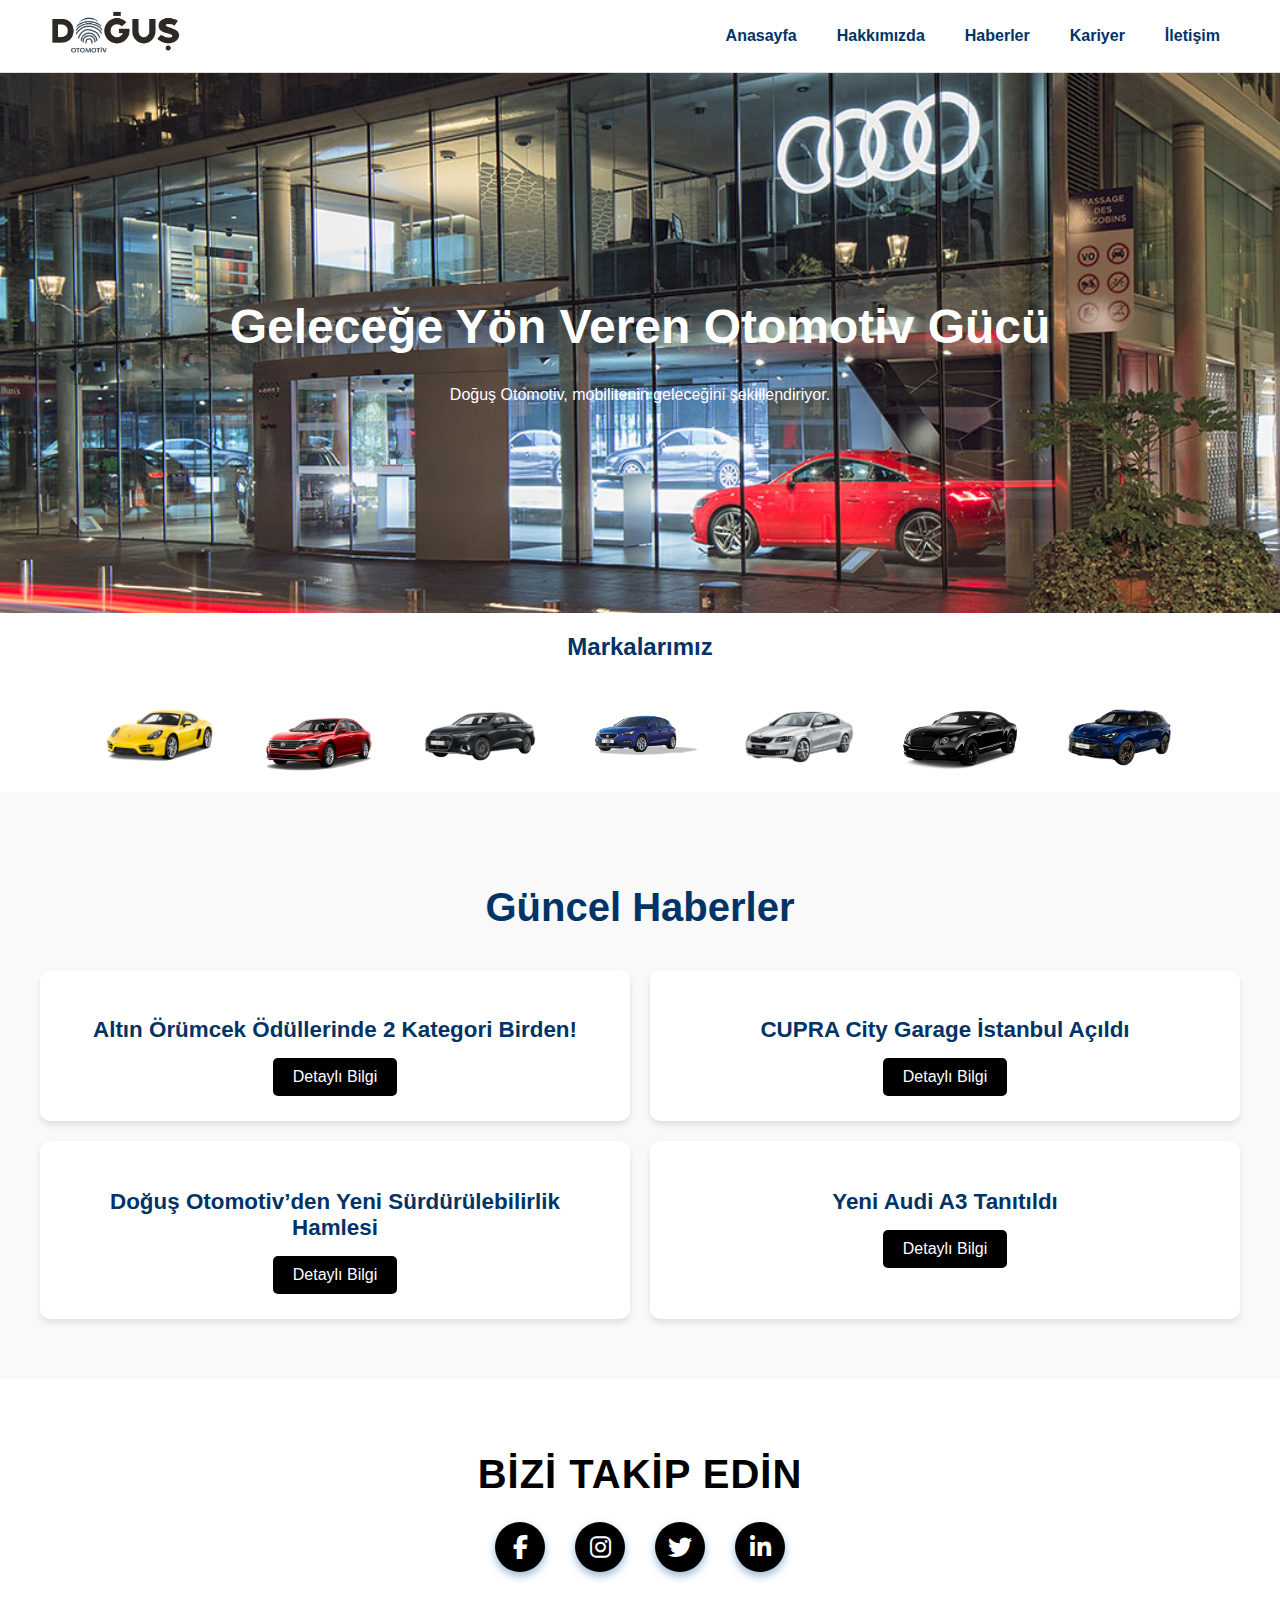
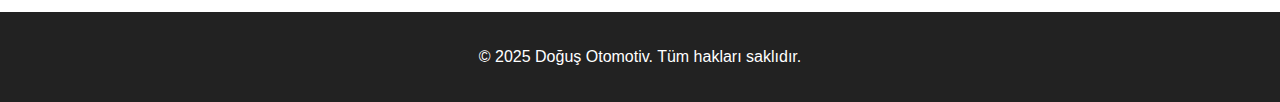
<file: index.html>
<!DOCTYPE html>
<html lang="tr"> <!-- Türkçe içerik olduğunu belirtir -->
<head>
  <meta charset="UTF-8" /> <!-- Türkçe karakter uyumluluğu sağlar -->
  <meta name="viewport" content="width=device-width, initial-scale=1.0"/> <!-- Responsive tasarım için -->
  <title>Doğuş Otomotiv</title> <!-- Sekmede gözüken başlık -->
  <link rel="stylesheet" href="styles.css" /> <!-- CSS dosyasını bağlar -->
  <link rel="stylesheet" href="https://cdnjs.cloudflare.com/ajax/libs/font-awesome/6.4.0/css/all.min.css" /> <!-- logo için-->
<link rel="shortcut icon" href="img/d logo.png" type="image/png" />
</head>

<body>

  <!-- ÜST MENÜ (Header) -->
<header>
  <div class="container">
    <nav class="nav-header">
      <div class="hamburger" id="hamburger">
        <div></div>
        <div></div>
        <div></div>
      </div>

            <a href="index.html">
        <img src="img/logo.png" alt="Doğuş Otomotiv" class="logo" />
      </a>
    </nav>

    <ul class="nav-links" id="nav-links">
      <li><a href="index.html">Anasayfa</a></li>
      <li><a href="hakkımızda.html">Hakkımızda</a></li>
      <li><a href="haberler.html">Haberler</a></li>
      <li><a href="kariyer.html">Kariyer</a></li>
      <li><a href="iletisim.html">İletişim</a></li>
    </ul>
  </div>
</header>


  <!-- ANA GÖRSEL / BAŞLIK (Hero) -->
  <section class="hero">
    <div class="hero-content">
      <h1>Geleceğe Yön Veren Otomotiv Gücü</h1> <!-- Ana başlık -->
      <p>Doğuş Otomotiv, mobilitenin geleceğini şekillendiriyor.</p> <!-- Açıklayıcı metin -->
    </div>
  </section>
  

  <!-- MARKALAR BÖLÜMÜ -->
  <section class="brands">
    <h2>Markalarımız</h2> <!-- Alt başlık -->
    <div class="brand-logos"> <!-- Marka logolarını kapsayan bölüm -->
      <img src="img/car/porsche.png" alt="Porsche" />
      <img src="img/car/volkswagen.png" alt="Volkswagen" /> <!-- Marka logoları -->
      <img src="img/car/audi.png" alt="Audi" />
      <img src="img/car/seat.png" alt="SEAT" />
      <img src="img/car/skoda.png" alt="Skoda" />
      <img src="img/car/bentley.png" alt="Bentley" />
      <img src="img/car/cupra.png" alt="Cupra" />

      <!-- Diğer markalar eklenebilir -->
    </div>
  </section>

  <section class="haberler">
    <h2>Güncel Haberler</h2>
    <div class="haber-kutular">
      <div class="haber-karti">
        <h3>Altın Örümcek Ödüllerinde 2 Kategori Birden!</h3>
        <a href="haberler.html#dogus-finans">Detaylı Bilgi</a>
      </div>
  
      <div class="haber-karti">
        <h3>CUPRA City Garage İstanbul Açıldı</h3>
        <a href="haberler.html#cupra">Detaylı Bilgi</a>
      </div>
  
      <div class="haber-karti">
        <h3>Doğuş Otomotiv’den Yeni Sürdürülebilirlik Hamlesi</h3>
        <a href="haberler.html#sarj">Detaylı Bilgi</a>
      </div>

      <div class="haber-karti">
        <h3>Yeni Audi A3 Tanıtıldı</h3>
   
        <a href="haberler.html#audi-a3">Detaylı Bilgi</a>
      </div>
    </div>
  </section>
  <section class="bizi-takip-et-bolumu">
  <div class="kapsayici">
    <h2 class="baslik">Bizi Takip Edin</h2>
    <nav class="sosyal-ikonlar">
      <a href="https://www.facebook.com/DogusOtomotiv" target="_blank" aria-label="Facebook" class="sosyal-ikon facebook">
        <i class="fab fa-facebook-f"></i>
      </a>
      <a href="https://www.instagram.com/dogusotomotiv/" target="_blank" aria-label="Instagram" class="sosyal-ikon instagram">
        <i class="fab fa-instagram"></i>
      </a>
      <a href="https://twitter.com/dogusotomotiv" target="_blank" aria-label="Twitter" class="sosyal-ikon twitter">
        <i class="fab fa-twitter"></i>
      </a>
      <a href="https://www.linkedin.com/company/dogus-otomotiv/?originalSubdomain=tr" target="_blank" aria-label="LinkedIn" class="sosyal-ikon linkedin">
        <i class="fab fa-linkedin-in"></i>
      </a>
    </nav>
  </div>
</section>



  <!-- ALT BİLGİLER (FOOTER) -->
  <footer>
    <div class="container">
      <p>&copy; 2025 Doğuş Otomotiv. Tüm hakları saklıdır.</p> <!-- Telif hakkı bilgisi -->
    </div>
  </footer>
  <script src="script.js"></script> <!-- JS dosyasını bağlar -->
</body>
</html>
</file>
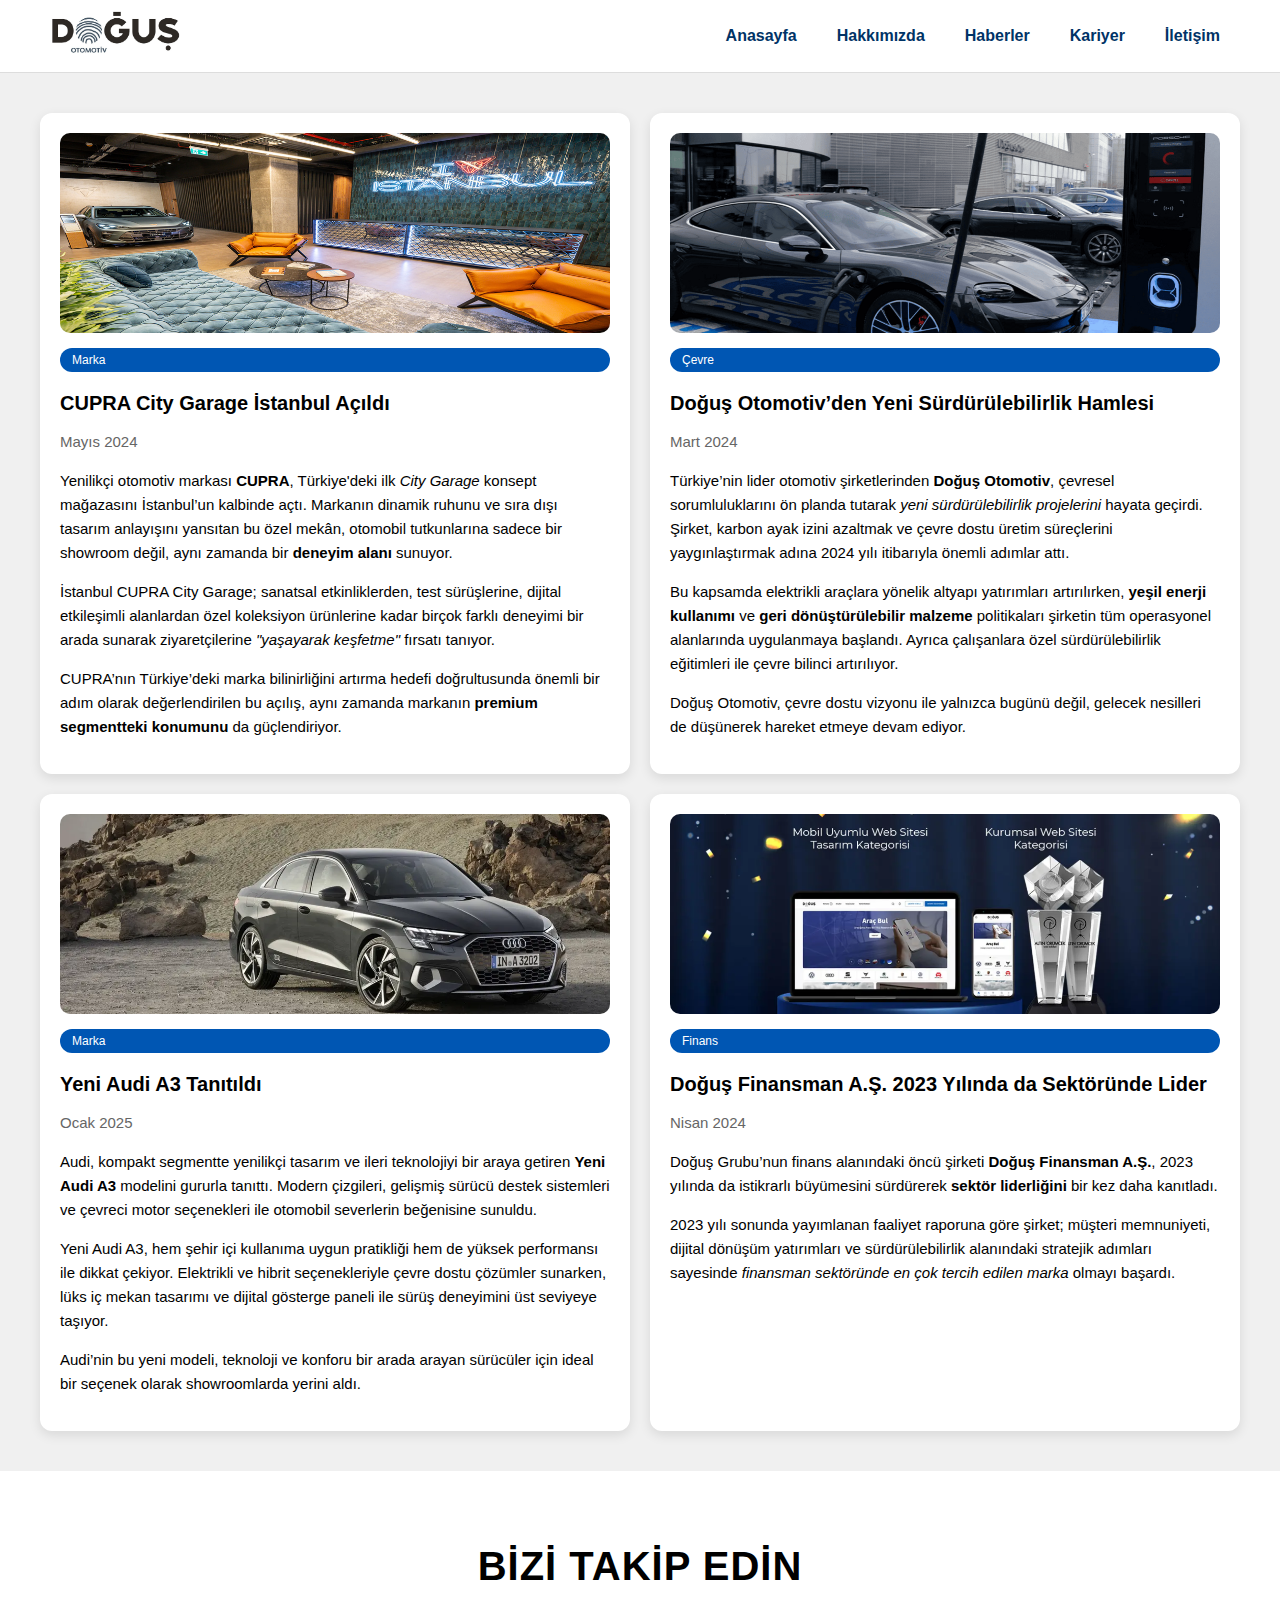
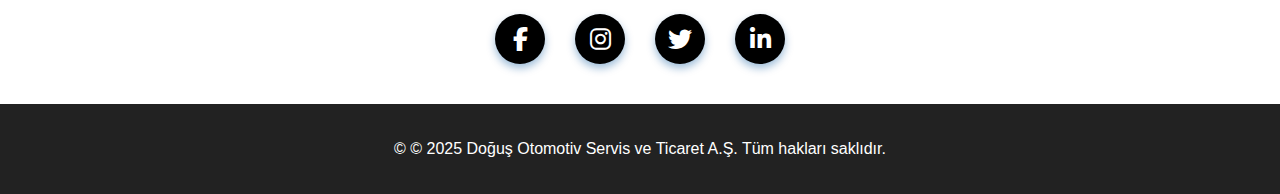
<file: haberler.html>
<!DOCTYPE html>
<html lang="tr">
<head>
  <meta charset="UTF-8" />
  <meta name="viewport" content="width=device-width, initial-scale=1.0" />
  <title>Haberler | Doğuş Oto</title>
  <link rel="stylesheet" href="styles.css">
  <link rel="stylesheet" href="https://cdnjs.cloudflare.com/ajax/libs/font-awesome/6.4.0/css/all.min.css" /> <!-- logo için-->
<link rel="shortcut icon" href="img/d logo.png" type="image/png" />

</head>
<body>

<header>
  <div class="container">
    <nav class="nav-header">
      <div class="hamburger" id="hamburger">
        <div></div>
        <div></div>
        <div></div>
      </div>

<a href="index.html">
        <img src="img/logo.png" alt="Doğuş Otomotiv" class="logo" />
      </a>
    </nav>

    <ul class="nav-links" id="nav-links">
      <li><a href="index.html">Anasayfa</a></li>
      <li><a href="hakkımızda.html">Hakkımızda</a></li>
      <li><a href="haberler.html">Haberler</a></li>
      <li><a href="kariyer.html">Kariyer</a></li>
      <li><a href="iletisim.html">İletişim</a></li>
    </ul>
  </div>
</header>

      

  <!-- Ana İçerik -->
  <section class="haberler-bolumu">
  <div class="haber-kapsayici">
    


    <div class="haber-kutu"id="cupra">
      <img src="img/haber2.jpg" alt="Cupra City Garage">
      <div class="haber-etiket">Marka</div>
      <div class="haber-detay">
        <h3>CUPRA City Garage İstanbul Açıldı</h3>
          <p class="haber-tarih">Mayıs 2024</p>
  <p>
    Yenilikçi otomotiv markası <strong>CUPRA</strong>, Türkiye'deki ilk <em>City Garage</em> konsept mağazasını İstanbul’un kalbinde açtı. Markanın dinamik ruhunu ve sıra dışı tasarım anlayışını yansıtan bu özel mekân, otomobil tutkunlarına sadece bir showroom değil, aynı zamanda bir <strong>deneyim alanı</strong> sunuyor.
  </p>
  <p>
    İstanbul CUPRA City Garage; sanatsal etkinliklerden, test sürüşlerine, dijital etkileşimli alanlardan özel koleksiyon ürünlerine kadar birçok farklı deneyimi bir arada sunarak ziyaretçilerine <em>"yaşayarak keşfetme"</em> fırsatı tanıyor.
  </p>
  <p>
    CUPRA’nın Türkiye’deki marka bilinirliğini artırma hedefi doğrultusunda önemli bir adım olarak değerlendirilen bu açılış, aynı zamanda markanın <strong>premium segmentteki konumunu</strong> da güçlendiriyor.
  </p>
</div>
    </div>

    <div class="haber-kutu" id="sarj">
      <img src="img/haber3.jpg" alt="Sürdürülebilirlik">
      <div class="haber-etiket">Çevre</div>
      <div class="haber-detay">
        <h3>Doğuş Otomotiv’den Yeni Sürdürülebilirlik Hamlesi</h3>
        <p class="haber-tarih">Mart 2024</p>
        <p>
      Türkiye’nin lider otomotiv şirketlerinden <strong>Doğuş Otomotiv</strong>, çevresel sorumluluklarını ön planda tutarak 
      <em>yeni sürdürülebilirlik projelerini</em> hayata geçirdi. Şirket, karbon ayak izini azaltmak ve çevre dostu üretim süreçlerini yaygınlaştırmak adına 
      2024 yılı itibarıyla önemli adımlar attı.
    </p>
    <p>
      Bu kapsamda elektrikli araçlara yönelik altyapı yatırımları artırılırken, <strong>yeşil enerji kullanımı</strong> ve <strong>geri dönüştürülebilir malzeme</strong> politikaları şirketin 
      tüm operasyonel alanlarında uygulanmaya başlandı. Ayrıca çalışanlara özel sürdürülebilirlik eğitimleri ile çevre bilinci artırılıyor.
    </p>
    <p>
      Doğuş Otomotiv, çevre dostu vizyonu ile yalnızca bugünü değil, gelecek nesilleri de düşünerek hareket etmeye devam ediyor.
    </p>
  </div>
</div>

    <div class="haber-kutu" id="audi-a3">
      <img src="img/haber4.jpg" alt="Yeni Audi A3 Tanıtıldı">
      <div class="haber-etiket">Marka</div>
      <div class="haber-detay">
        <h3>Yeni Audi A3 Tanıtıldı</h3>
        <p class="haber-tarih">Ocak 2025</p>
        <p>
      Audi, kompakt segmentte yenilikçi tasarım ve ileri teknolojiyi bir araya getiren <strong>Yeni Audi A3</strong> modelini gururla tanıttı. 
      Modern çizgileri, gelişmiş sürücü destek sistemleri ve çevreci motor seçenekleri ile otomobil severlerin beğenisine sunuldu.
    </p>
    <p>
      Yeni Audi A3, hem şehir içi kullanıma uygun pratikliği hem de yüksek performansı ile dikkat çekiyor. 
      Elektrikli ve hibrit seçenekleriyle çevre dostu çözümler sunarken, lüks iç mekan tasarımı ve dijital gösterge paneli ile sürüş deneyimini üst seviyeye taşıyor.
    </p>
    <p>
      Audi’nin bu yeni modeli, teknoloji ve konforu bir arada arayan sürücüler için ideal bir seçenek olarak showroomlarda yerini aldı.
    </p>
  </div>
</div>
    <div class="haber-kutu" id="dogus-finans"> 
      <img src="img/haber1.jpg" alt="Doğuş Finansman A.Ş.">
      <div class="haber-etiket">Finans</div>
      <div class="haber-detay">
        <h3>Doğuş Finansman A.Ş. 2023 Yılında da Sektöründe Lider</h3>
        <p class="haber-tarih">Nisan 2024</p>
        <p>
          Doğuş Grubu’nun finans alanındaki öncü şirketi <strong>Doğuş Finansman A.Ş.</strong>,
          2023 yılında da istikrarlı büyümesini sürdürerek <strong>sektör liderliğini</strong> bir kez daha kanıtladı.
        </p>
        <p>
          2023 yılı sonunda yayımlanan faaliyet raporuna göre şirket; müşteri memnuniyeti, dijital dönüşüm yatırımları ve sürdürülebilirlik alanındaki stratejik adımları sayesinde <em>finansman sektöründe en çok tercih edilen marka</em> olmayı başardı.
        </p>
      </div>
    </div>
  </div>
</section>

    <section class="bizi-takip-et-bolumu">
  <div class="kapsayici">
    <h2 class="baslik">Bizi Takip Edin</h2>
    <nav class="sosyal-ikonlar">
      <a href="https://www.facebook.com/DogusOtomotiv" target="_blank" aria-label="Facebook" class="sosyal-ikon facebook">
        <i class="fab fa-facebook-f"></i>
      </a>
      <a href="https://www.instagram.com/dogusotomotiv/" target="_blank" aria-label="Instagram" class="sosyal-ikon instagram">
        <i class="fab fa-instagram"></i>
      </a>
      <a href="https://twitter.com/dogusotomotiv" target="_blank" aria-label="Twitter" class="sosyal-ikon twitter">
        <i class="fab fa-twitter"></i>
      </a>
      <a href="https://tr.linkedin.com/company/dogus-otomotiv" target="_blank" aria-label="LinkedIn" class="sosyal-ikon linkedin">
        <i class="fab fa-linkedin-in"></i>
      </a>
    </nav>
  </div>
</section>
  <script src="script.js"></script> <!-- JS dosyasını bağlar -->
  <body>
  <!-- Alt Bilgi / Footer -->
  <footer>
    <p>&copy; © 2025 Doğuş Otomotiv Servis ve Ticaret A.Ş. Tüm hakları saklıdır.</p>
  </footer>
</file>
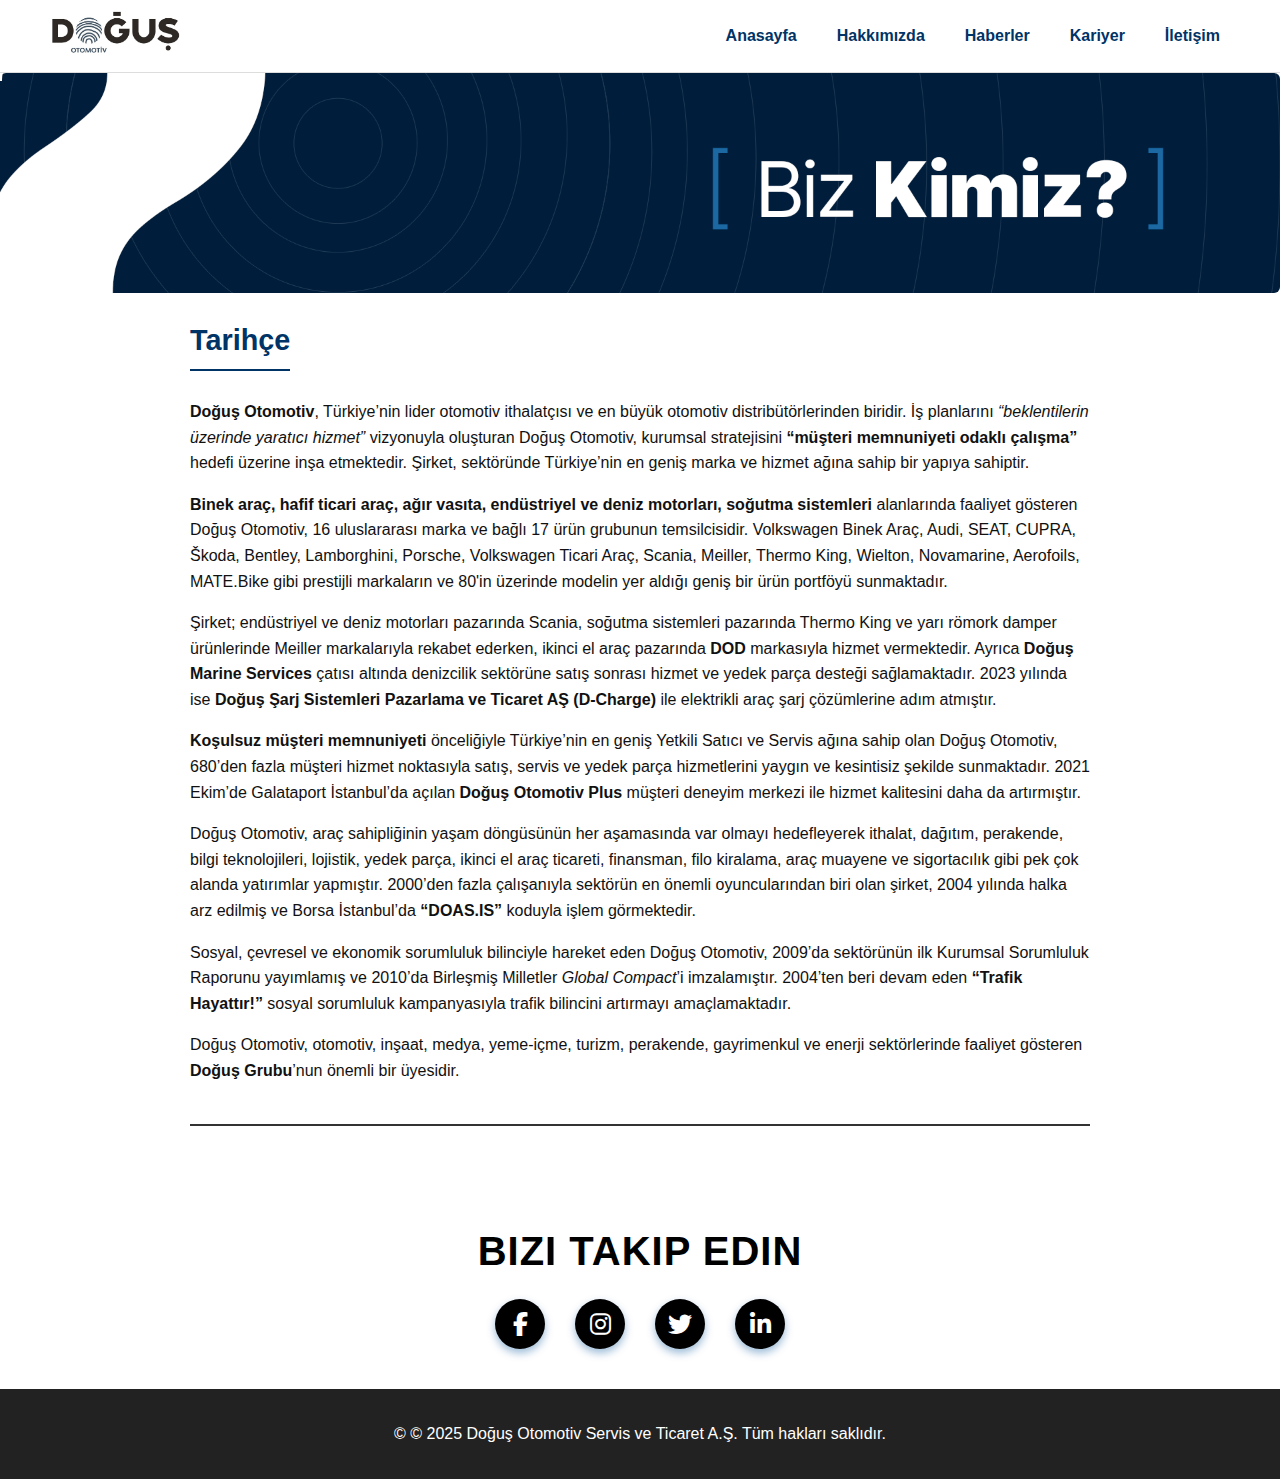
<file: hakkımızda.html>
<!DOCTYPE html>
<html lang="en">
<head>
    <meta charset="UTF-8">
    <meta name="viewport" content="width=device-width, initial-scale=1.0">
    <title>Hakkımızda | Doğuş Oto</title>
      <link rel="stylesheet" href="styles.css" />
      <link rel="stylesheet" href="https://cdnjs.cloudflare.com/ajax/libs/font-awesome/6.4.0/css/all.min.css" /> <!-- logo için-->
  <link rel="shortcut icon" type="image/png" href="img/d logo.png"/>

</head>
<body>

<header>
  <div class="container">
    <nav class="nav-header">
      <div class="hamburger" id="hamburger">
        <div></div>
        <div></div>
        <div></div>
      </div>
<a href="index.html">
        <img src="img/logo.png" alt="Doğuş Otomotiv" class="logo" />
      </a>
    </nav>

    <ul class="nav-links" id="nav-links">
      <li><a href="index.html">Anasayfa</a></li>
      <li><a href="hakkımızda.html">Hakkımızda</a></li>
      <li><a href="haberler.html">Haberler</a></li>
      <li><a href="kariyer.html">Kariyer</a></li>
      <li><a href="iletisim.html">İletişim</a></li>
    </ul>
  </div>
</header>

<main>
  <div class="hakkimizda-container">
    <div class="section-banner">
      <img src="img/banner2.jpg" alt="Kimiz" />
    </div>

      <section class="hakkimizda-bolum">
       <u> <h2 class="hakkimizda-altbaslik">Tarihçe</h2> </u>
        <p class="hakkimizda-yazi">
<p>
    <strong>Doğuş Otomotiv</strong>, Türkiye’nin lider otomotiv ithalatçısı ve en büyük otomotiv distribütörlerinden biridir. İş planlarını <em>“beklentilerin üzerinde yaratıcı hizmet”</em> vizyonuyla oluşturan Doğuş Otomotiv, kurumsal stratejisini <strong>“müşteri memnuniyeti odaklı çalışma”</strong> hedefi üzerine inşa etmektedir. Şirket, sektöründe Türkiye’nin en geniş marka ve hizmet ağına sahip bir yapıya sahiptir.
  </p>

  <p>
    <strong>Binek araç, hafif ticari araç, ağır vasıta, endüstriyel ve deniz motorları, soğutma sistemleri</strong> alanlarında faaliyet gösteren Doğuş Otomotiv, 16 uluslararası marka ve bağlı 17 ürün grubunun temsilcisidir. Volkswagen Binek Araç, Audi, SEAT, CUPRA, Škoda, Bentley, Lamborghini, Porsche, Volkswagen Ticari Araç, Scania, Meiller, Thermo King, Wielton, Novamarine, Aerofoils, MATE.Bike gibi prestijli markaların ve 80'in üzerinde modelin yer aldığı geniş bir ürün portföyü sunmaktadır.
  </p>

  <p>
    Şirket; endüstriyel ve deniz motorları pazarında Scania, soğutma sistemleri pazarında Thermo King ve yarı römork damper ürünlerinde Meiller markalarıyla rekabet ederken, ikinci el araç pazarında <strong>DOD</strong> markasıyla hizmet vermektedir. Ayrıca <strong>Doğuş Marine Services</strong> çatısı altında denizcilik sektörüne satış sonrası hizmet ve yedek parça desteği sağlamaktadır. 2023 yılında ise <strong>Doğuş Şarj Sistemleri Pazarlama ve Ticaret AŞ (D-Charge)</strong> ile elektrikli araç şarj çözümlerine adım atmıştır.
  </p>

  <p>
    <strong>Koşulsuz müşteri memnuniyeti</strong> önceliğiyle Türkiye’nin en geniş Yetkili Satıcı ve Servis ağına sahip olan Doğuş Otomotiv, 680’den fazla müşteri hizmet noktasıyla satış, servis ve yedek parça hizmetlerini yaygın ve kesintisiz şekilde sunmaktadır. 2021 Ekim’de Galataport İstanbul’da açılan <strong>Doğuş Otomotiv Plus</strong> müşteri deneyim merkezi ile hizmet kalitesini daha da artırmıştır.
  </p>

  <p>
    Doğuş Otomotiv, araç sahipliğinin yaşam döngüsünün her aşamasında var olmayı hedefleyerek ithalat, dağıtım, perakende, bilgi teknolojileri, lojistik, yedek parça, ikinci el araç ticareti, finansman, filo kiralama, araç muayene ve sigortacılık gibi pek çok alanda yatırımlar yapmıştır. 2000’den fazla çalışanıyla sektörün en önemli oyuncularından biri olan şirket, 2004 yılında halka arz edilmiş ve Borsa İstanbul’da <strong>“DOAS.IS”</strong> koduyla işlem görmektedir.
  </p>

  <p>
    Sosyal, çevresel ve ekonomik sorumluluk bilinciyle hareket eden Doğuş Otomotiv, 2009’da sektörünün ilk Kurumsal Sorumluluk Raporunu yayımlamış ve 2010’da Birleşmiş Milletler <em>Global Compact</em>’i imzalamıştır. 2004’ten beri devam eden <strong>“Trafik Hayattır!”</strong> sosyal sorumluluk kampanyasıyla trafik bilincini artırmayı amaçlamaktadır.
  </p>

  <p>
    Doğuş Otomotiv, otomotiv, inşaat, medya, yeme-içme, turizm, perakende, gayrimenkul ve enerji sektörlerinde faaliyet gösteren <strong>Doğuş Grubu</strong>’nun önemli bir üyesidir.
  </p>
  <hr class="sayfa-sonu-cizgisi" />

      </section>
    </div>
  </div>
</main>


</div>
  <section class="bizi-takip-et-bolumu">
  <div class="kapsayici">
    <h2 class="baslik">Bizi Takip Edin</h2>
    <nav class="sosyal-ikonlar">
      <a href="https://www.facebook.com/DogusOtomotiv" target="_blank" aria-label="Facebook" class="sosyal-ikon facebook">
        <i class="fab fa-facebook-f"></i>
      </a>
      <a href="https://www.instagram.com/dogusotomotiv/" target="_blank" aria-label="Instagram" class="sosyal-ikon instagram">
        <i class="fab fa-instagram"></i>
      </a>
      <a href="https://twitter.com/dogusotomotiv" target="_blank" aria-label="Twitter" class="sosyal-ikon twitter">
        <i class="fab fa-twitter"></i>
      </a>
      <a href="https://tr.linkedin.com/company/dogus-otomotiv" target="_blank" aria-label="LinkedIn" class="sosyal-ikon linkedin">
        <i class="fab fa-linkedin-in"></i>
      </a>
    </nav>
  </div>
</section>
  <script src="script.js"></script> <!-- JS dosyasını bağlar -->

</body>

  <footer>
    <p>&copy; © 2025 Doğuş Otomotiv Servis ve Ticaret A.Ş. Tüm hakları saklıdır.</p>
  </footer>
</html>
</file>
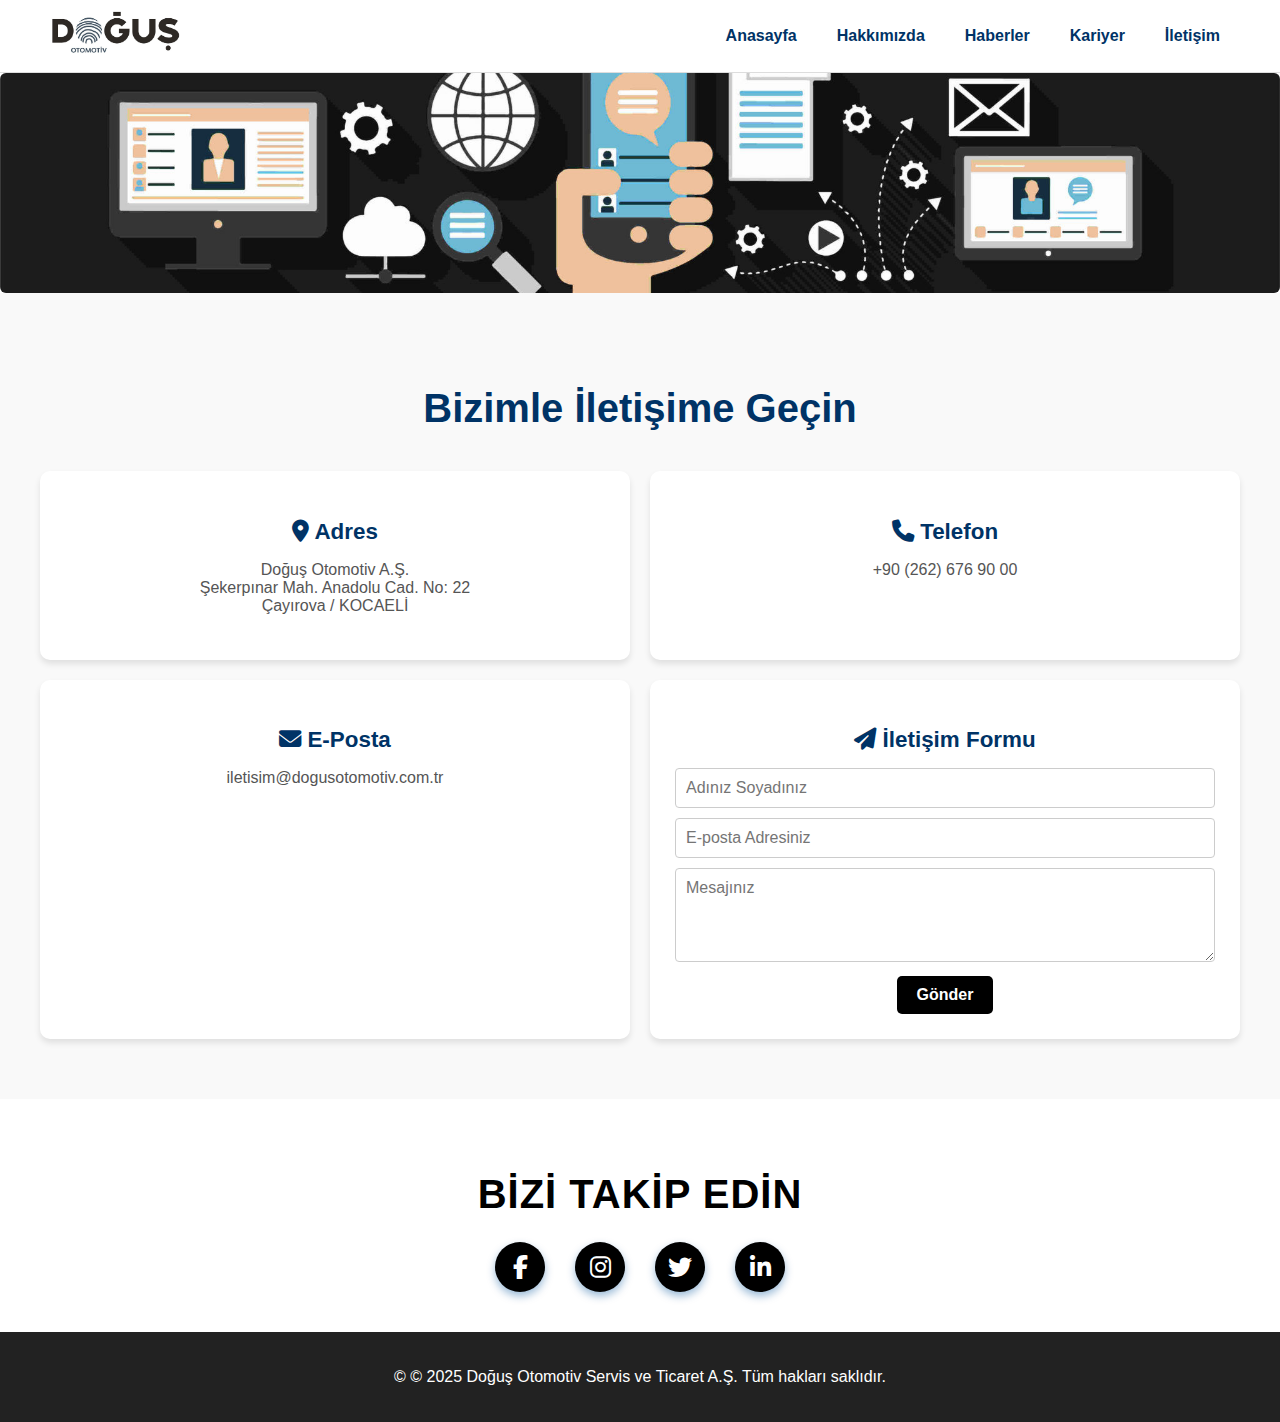
<file: iletisim.html>
<!DOCTYPE html>
<html lang="tr">
<head>
  <meta charset="UTF-8" />
  <meta name="viewport" content="width=device-width, initial-scale=1.0" />
  <title>İletişim | Doğuş Otomotiv</title>
  <link rel="stylesheet" href="styles.css" />
  <link rel="stylesheet" href="https://cdnjs.cloudflare.com/ajax/libs/font-awesome/6.4.0/css/all.min.css" /> <!-- logo için-->
  <link rel="shortcut icon" type="image/png" href="img/d logo.png"/>

</head>
<body>

  <!-- Üst Menü -->
   
<header>
  <div class="container">
    <nav class="nav-header">
      <div class="hamburger" id="hamburger">
        <div></div>
        <div></div>
        <div></div>
      </div>

 <a href="index.html">
        <img src="img/logo.png" alt="Doğuş Otomotiv" class="logo" />
      </a>
    </nav>

    <ul class="nav-links" id="nav-links">
      <li><a href="index.html">Anasayfa</a></li>
      <li><a href="hakkımızda.html">Hakkımızda</a></li>
      <li><a href="haberler.html">Haberler</a></li>
      <li><a href="kariyer.html">Kariyer</a></li>
      <li><a href="iletisim.html">İletişim</a></li>
    </ul>
  </div>
</header>

<div class="hakkimizda-container">
    <div class="section-banner">
      <img src="img/banner3.jpg" alt="İletisim" />
    </div>
        </div>

  <!-- İletişim Bölümü -->
  <section class="haberler">
    <h2>Bizimle İletişime Geçin</h2>
 <div class="haber-kutular">
  <div class="haber-karti">
    <h3><i class="fas fa-map-marker-alt"></i> Adres</h3>
    <p>Doğuş Otomotiv A.Ş.<br>Şekerpınar Mah. Anadolu Cad. No: 22<br>Çayırova / KOCAELİ</p>
  </div>
  <div class="haber-karti">
    <h3><i class="fas fa-phone"></i> Telefon</h3>
    <p>+90 (262) 676 90 00</p>
  </div>
  <div class="haber-karti">
    <h3><i class="fas fa-envelope"></i> E-Posta</h3>
    <p>iletisim@dogusotomotiv.com.tr</p>
  </div>
  <div class="haber-karti">
    <h3><i class="fas fa-paper-plane"></i> İletişim Formu</h3>
    <form>
      <input type="text" placeholder="Adınız Soyadınız" required />
      <input type="email" placeholder="E-posta Adresiniz" required />
      <textarea placeholder="Mesajınız" rows="4" required></textarea>
      <button type="submit">Gönder</button>
    </form>
  </div>
</div>





</section>
  <section class="bizi-takip-et-bolumu">
    <div class="kapsayici">
      <h2 class="baslik">Bizi Takip Edin</h2>
      <nav class="sosyal-ikonlar">
        <a href="https://www.facebook.com/DogusOtomotiv" target="_blank" aria-label="Facebook" class="sosyal-ikon facebook">
          <i class="fab fa-facebook-f"></i>
        </a>
        <a href="https://www.instagram.com/dogusotomotiv/" target="_blank" aria-label="Instagram" class="sosyal-ikon instagram">
          <i class="fab fa-instagram"></i>
        </a>
        <a href="https://twitter.com/dogusotomotiv" target="_blank" aria-label="Twitter" class="sosyal-ikon twitter">
          <i class="fab fa-twitter"></i>
        </a>
        <a href="https://tr.linkedin.com/company/dogus-otomotiv" target="_blank" aria-label="LinkedIn" class="sosyal-ikon linkedin">
          <i class="fab fa-linkedin-in"></i>
        </a>
      </nav>
    </div>
  </section>
  <script src="script.js"></script> <!-- JS dosyasını bağlar -->
</body>
    <footer>
    <p>&copy; © 2025 Doğuş Otomotiv Servis ve Ticaret A.Ş. Tüm hakları saklıdır.</p>
  </footer>

</html>
</file>
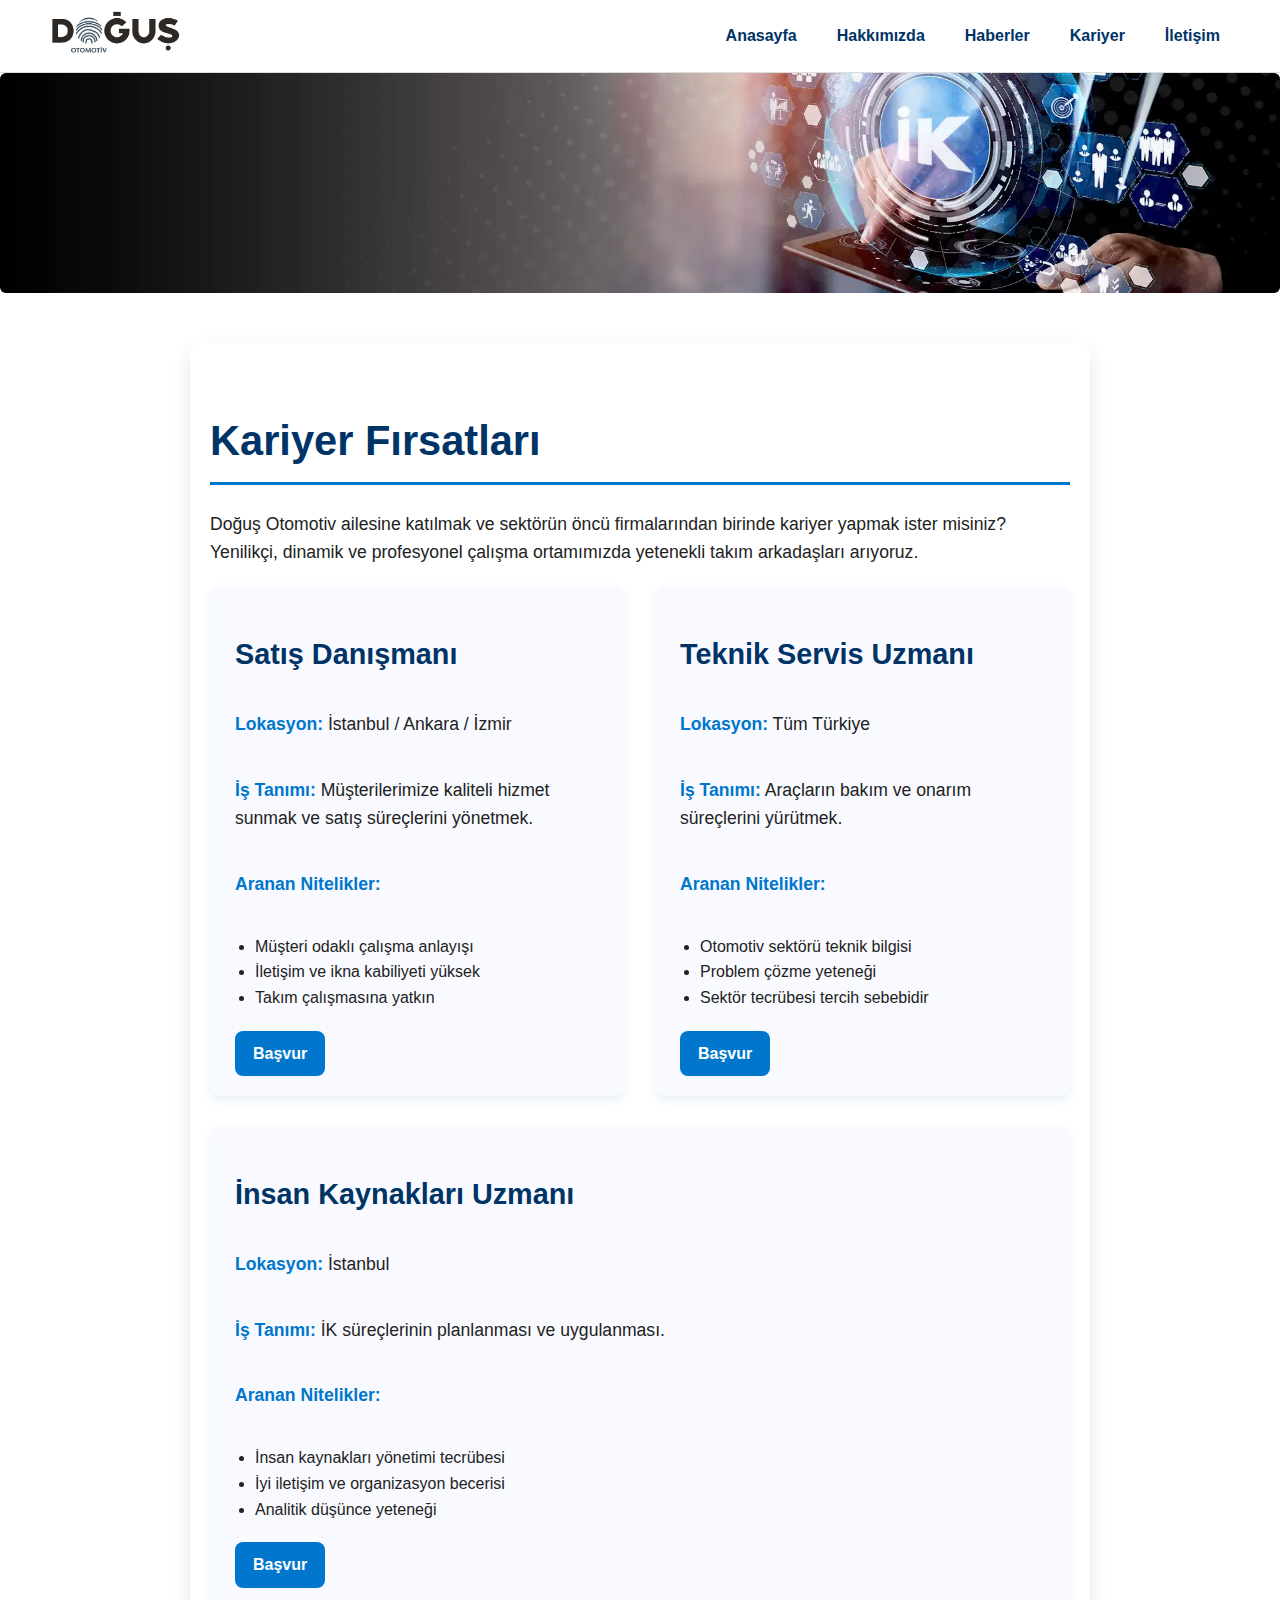
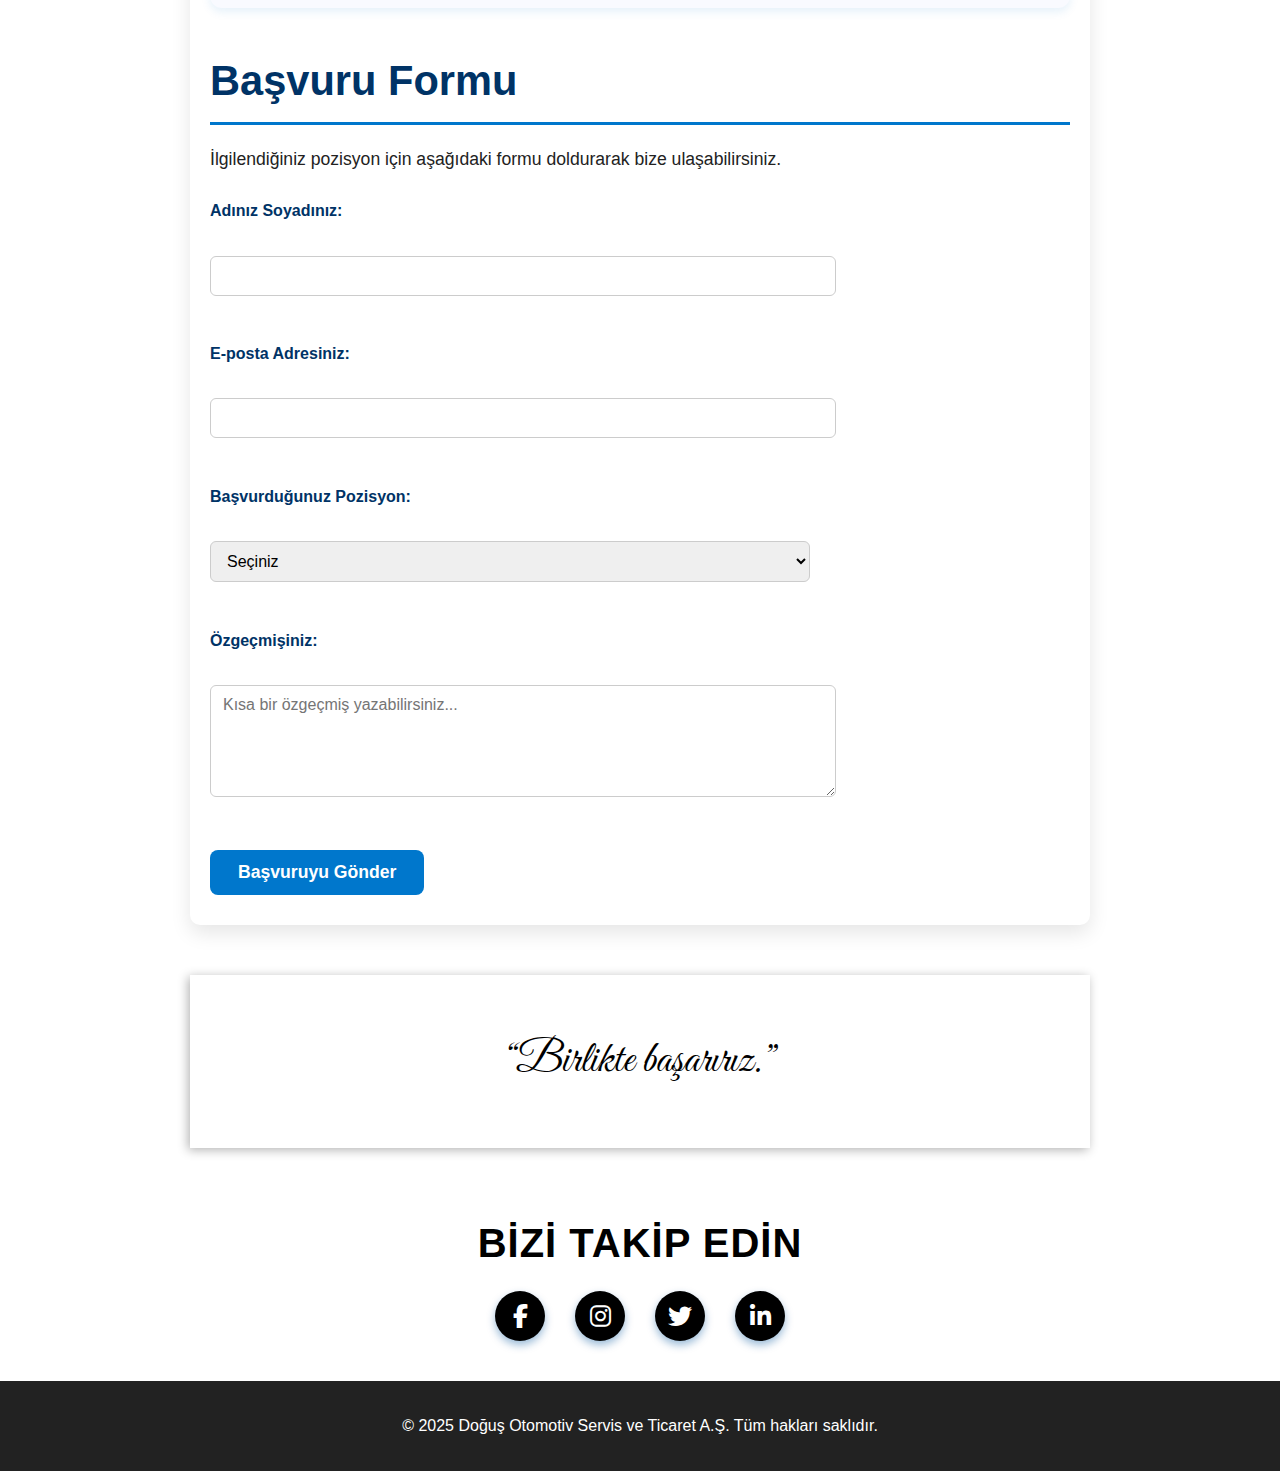
<file: kariyer.html>
<!DOCTYPE html>
<html lang="tr">
<head>
  <meta charset="UTF-8">
  <meta name="viewport" content="width=device-width, initial-scale=1">
  <title>Kariyer | Doğuş Oto</title>
  <link rel="stylesheet" href="styles.css">
  <link rel="stylesheet" href="https://cdnjs.cloudflare.com/ajax/libs/font-awesome/6.4.0/css/all.min.css" /> <!-- logo için-->
  <link rel="stylesheet"href="https://fonts.googleapis.com/css2?family=Great+Vibes&display=swap"/>
  <link rel="shortcut icon" type="image/png" href="img/d logo.png"/>



</head>
<body>
<header>
  <div class="container">
    <nav class="nav-header">
      <div class="hamburger" id="hamburger">
        <div></div>
        <div></div>
        <div></div>
      </div>
<a href="index.html">
        <img src="img/logo.png" alt="Doğuş Otomotiv" class="logo" />
      </a>
    </nav>
    <ul class="nav-links" id="nav-links">
      <li><a href="index.html">Anasayfa</a></li>
      <li><a href="hakkımızda.html">Hakkımızda</a></li>
      <li><a href="haberler.html">Haberler</a></li>
      <li><a href="kariyer.html">Kariyer</a></li>
      <li><a href="iletisim.html">İletişim</a></li>
    </ul>
  </div>
</header>
<div>
<div class="hakkimizda-container">
    <div class="section-banner">
      <img src="img/banner.jpg" alt="İletisim" />
    </div>

  <main class="ik-main">
  <h2>Kariyer Fırsatları</h2>
  <p>Doğuş Otomotiv ailesine katılmak ve sektörün öncü firmalarından birinde kariyer yapmak ister misiniz? Yenilikçi, dinamik ve profesyonel çalışma ortamımızda yetenekli takım arkadaşları arıyoruz.</p>
  
  <section class="pozisyonlar">
    <article class="pozisyon">
      <h3>Satış Danışmanı</h3>
      <p><strong>Lokasyon:</strong> İstanbul / Ankara / İzmir</p>
      <p><strong>İş Tanımı:</strong> Müşterilerimize kaliteli hizmet sunmak ve satış süreçlerini yönetmek.</p>
      <p><strong>Aranan Nitelikler:</strong></p>
      <ul>
        <li>Müşteri odaklı çalışma anlayışı</li>
        <li>İletişim ve ikna kabiliyeti yüksek</li>
        <li>Takım çalışmasına yatkın</li>
      </ul>
      <a href="#basvuru-formu">Başvur</a>
    </article>

    <article class="pozisyon">
      <h3>Teknik Servis Uzmanı</h3>
      <p><strong>Lokasyon:</strong> Tüm Türkiye</p>
      <p><strong>İş Tanımı:</strong> Araçların bakım ve onarım süreçlerini yürütmek.</p>
      <p><strong>Aranan Nitelikler:</strong></p>
      <ul>
        <li>Otomotiv sektörü teknik bilgisi</li>
        <li>Problem çözme yeteneği</li>
        <li>Sektör tecrübesi tercih sebebidir</li>
      </ul>
      <a href="#basvuru-formu">Başvur</a>
    </article>

    <article class="pozisyon">
      <h3>İnsan Kaynakları Uzmanı</h3>
      <p><strong>Lokasyon:</strong> İstanbul</p>
      <p><strong>İş Tanımı:</strong> İK süreçlerinin planlanması ve uygulanması.</p>
      <p><strong>Aranan Nitelikler:</strong></p>
      <ul>
        <li>İnsan kaynakları yönetimi tecrübesi</li>
        <li>İyi iletişim ve organizasyon becerisi</li>
        <li>Analitik düşünce yeteneği</li>
      </ul>
      <a href="#basvuru-formu">Başvur</a>
    </article>
  </section>

  <section id="basvuru-formu" style="margin-top: 40px;">
    <h2>Başvuru Formu</h2>
    <p>İlgilendiğiniz pozisyon için aşağıdaki formu doldurarak bize ulaşabilirsiniz.</p>
    <form action="#" method="post" style="max-width: 600px;">
      <label for="isim">Adınız Soyadınız:</label><br/>
      <input type="text" id="isim" name="isim" required /><br/><br/>

      <label for="email">E-posta Adresiniz:</label><br/>
      <input type="email" id="email" name="email" required /><br/><br/>

      <label for="pozisyon">Başvurduğunuz Pozisyon:</label><br/>
      <select id="pozisyon" name="pozisyon" required>
        <option value="">Seçiniz</option>
        <option value="satis-danismani">Satış Danışmanı</option>
        <option value="teknik-servis-uzmani">Teknik Servis Uzmanı</option>
        <option value="insan-kaynaklari-uzmani">İnsan Kaynakları Uzmanı</option>
      </select><br/><br/>

      <label for="ozgecmis">Özgeçmişiniz:</label><br/>
      <textarea id="ozgecmis" name="ozgecmis" rows="5" placeholder="Kısa bir özgeçmiş yazabilirsiniz..."></textarea><br/><br/>

      <button type="submit">Başvuruyu Gönder</button>
    </form>
  </section>
</main>






   <div> <section class="motivasyon">
  <p id="motivasyonSozu">“Birlikte başarırız.”</p>
</section>
</div>
</div>
  <section class="bizi-takip-et-bolumu">
  <div class="kapsayici">
    <h2 class="baslik">Bizi Takip Edin</h2>
    <nav class="sosyal-ikonlar">
      <a href="https://www.facebook.com/DogusOtomotiv" target="_blank" aria-label="Facebook" class="sosyal-ikon facebook">
        <i class="fab fa-facebook-f"></i>
      </a>
      <a href="https://www.instagram.com/dogusotomotiv/" target="_blank" aria-label="Instagram" class="sosyal-ikon instagram">
        <i class="fab fa-instagram"></i>
      </a>
      <a href="https://twitter.com/dogusotomotiv" target="_blank" aria-label="Twitter" class="sosyal-ikon twitter">
        <i class="fab fa-twitter"></i>
      </a>
      <a href="https://tr.linkedin.com/company/dogus-otomotiv" target="_blank" aria-label="LinkedIn" class="sosyal-ikon linkedin">
        <i class="fab fa-linkedin-in"></i>
      </a>
    </nav>
  </div>
  
</section>
  <footer>
    <p>&copy; 2025 Doğuş Otomotiv Servis ve Ticaret A.Ş. Tüm hakları saklıdır.</p>
  </footer>
  <script src="script.js"></script> <!-- JS dosyasını bağlar -->
</body>
</html>
</file>
<file: styles.css>
/* Temel gövde stili */
body {
  margin: 0; /* Sayfa kenar boşluklarını kaldırır */
  font-family: 'Helvetica', sans-serif; /* Yazı tipi */
  color: #333; /* Metin rengi */
  background: #fff; /* Arka plan rengi */
}

/* Üst menü (header) */
header {
  background: #fff; /* Beyaz arka plan */
  border-bottom: 1px solid #ddd; /* Altına ince çizgi */
  position: sticky; /* Yukarıda sabit durur */
  top: 0; /* Sayfanın en üstünde */
   z-index: 999; /* en üst*/
}

/* İçerik hizalama için kapsayıcı */
.container {
  max-width: 1200px; /* Maksimum genişlik */
  margin: auto; /* Ortalamak için */
  padding: 0 20px; /* Yandan boşluk */
  display: flex;
  justify-content: space-between; /* Logo ve menü uzaklaşır */
  align-items: center;
}

/* Menü linkleri */
.nav-links {
  font-weight:bold;
  display: flex; /* Yanyana diz */
  list-style: none; /* Noktalı listeyi kaldır */
}

/* Menüdeki bağlantılar */
.nav-links a {
  text-decoration: none; /* Alt çizgi yok */
  color: #003366; /* Yazı rengi */
}

/* Logo stil */
.logo {
  width: 150px; /* Logo genişliği */
  height: auto; /* Oranı koru */
}

/* Hero bölümü */
.hero {
  background: url('img/arkaplan.jpg') no-repeat center center/cover; /* Arka plan görseli */
  height: 60vh; /* Yüksekliği ekranın %60’ı kadar */
  display: flex;
  justify-content: center;
  align-items: center;
  color: white;
  text-align: center;
}
/* Hero başlığı */
.hero-content h1 {
  font-size: 3rem; /* Büyük başlık */

}
/* Ortak bölümler için padding ve ortalama */
.brands, .haberler {
  color: #003366;
  padding: px 20px;
  text-align: center;
}
/* Marka logoları */
.brand-logos img {
width: 120px;         /* Her logo 120 piksel genişliğinde */
height: auto;         /* Yükseklik otomatik ayarlanır, oran bozulmaz */
object-fit: contain;  /* Görüntü taşmadan kapsar */
margin: 10px;         /* Aralarında boşluk */
transition: transform 0.3s ease; /* Hover efekti için geçiş */
}

.brand-logos img:hover {
transform: scale(3.05); /* Üzerine gelince hafif büyür */
}

.brand-logos {
  display: flex;
  flex-wrap: wrap; /* Taşarsa alta geçsin */
  gap: 20px;
  justify-content: center;
  align-items: center;
}

.haberler {
  padding: 60px 20px;
  background-color: #f9f9f9;
  text-align: center;
}

.haberler h2 {
  font-size: 2.5em;
  margin-bottom: 40px;
  color: #003366;
}

/* Kutuları yan yana dizer */
.haber-kutular {
  display: flex;
  justify-content: space-between;
  flex-wrap: wrap; /* Ekran daralırsa alta geçsin */
  gap: 20px;
  max-width: 1200px;
  margin: 0 auto;
}

.haber-karti {
  flex: 1 1 calc(33.333% - 20px); /* 3 eşit kutu */
  background-color: #fff;
  border-radius: 10px;
  padding: 25px;
  box-shadow: 0 4px 6px rgba(0, 0, 0, 0.1);
  transition: transform 0.3s ease;
}

.haber-karti:hover {
  transform: translateY(-5px);
}

.haber-karti h3 {
  font-size: 1.4em;
  margin-bottom: 15px;
color: #003366;}

.haber-karti p {
  font-size: 1em;
  color: #555;
  margin-bottom: 20px;
}

.haber-karti a {
  display: inline-block;
  padding: 10px 20px;
  background-color: #000000;
  color: #ffffff;
  text-decoration: none;
  border-radius: 5px;
  transition: background-color 0.3s ease;
}

.haber-karti a:hover {
  background-color: #003366;
}


.baslik{
    color: #000000;
  font-size: 2.5rem;
  margin-bottom: 25px;
  font-weight: 700;
  letter-spacing: 1px;
  text-transform: uppercase;
}

.bizi-takip-et-bolumu {
  background-color: #ffffff; /* Beyaz arka plan */
  padding: 40px 20px;
  text-align: center;
  color: #000000; 
  font-family: 'Segoe UI', Tahoma, Geneva, Verdana, sans-serif;
}
.sosyal-ikonlar {
  display: flex;
  justify-content: center;
  gap: 30px;
  flex-wrap: wrap;
}

.sosyal-ikon {
  background-color: #000000; 
  width: 50px;
  height: 50px;
  border-radius: 50%;
  display: inline-flex;
  align-items: center;
  justify-content: center;
  color: white;
  font-size: 24px;
  transition: background-color 0.3s ease, transform 0.3s ease;
  box-shadow: 0 4px 8px rgba(0, 83, 156, 0.4);
  text-decoration: none;
}
/* Sosyal ağlara özel renkler */
.sosyal-ikon.facebook:hover {
  background-color: #3b5998;
}

.sosyal-ikon.instagram:hover {
  background: radial-gradient(circle at 30% 107%, #fdf497 0%, #fdf497 5%, #fd5949 45%, #d6249f 60%, #285AEB 90%);
}

.sosyal-ikon.twitter:hover {
  background-color: #1DA1F2;
}

.sosyal-ikon.linkedin:hover {
  background-color: #0077b5;
}

/* Responsive tasarım */
@media (max-width: 480px) {
  .baslik {
    font-size: 2rem;
  }

  .sosyal-ikon {
    width: 44px;
    height: 44px;
    font-size: 20px;
  }
}
/* Alt bilgi alanı */
footer {
  background: #222; /* Siyah zemin */
  color: white; /* Beyaz yazı */
  padding: 20px;
  text-align: center;
}
footer .container{ /*container ile çakışan özelliği iptal ettim*/
 display: block; /* Flex'i kaldır */
  text-align: center; /* İçeriği ortala */
}

html {
  scroll-behavior: smooth; /* yumuşak geçiş*/

}
.hakkimizda-container {
  max-width: 900px;
  margin: 0 auto;
  font-family: 'Segoe UI', Tahoma, Geneva, Verdana, sans-serif;
  background-color: #fff;
  color: #111;
}

.section-banner img {
  width: 100%;
  height: auto;
  border-radius: 6px;
  margin-bottom: 25px;
  object-fit: cover;
}

.hakkimizda-bolum {
  margin-bottom: 30px;
  line-height: 1.6;
}

.hakkimizda-altbaslik {
  font-size: 1.8rem;
  margin-bottom: 12px;
  color: #003366;
  border-bottom: 2px solid #003366;
  display: inline-block;
  padding-bottom: 6px;
}
.ik-main {
  max-width: 900px;
  margin: 50px auto;
  padding: 30px 20px;
  font-family: 'Segoe UI', Tahoma, Geneva, Verdana, sans-serif;
  color: #222;
  background-color: #fff;
  border-radius: 10px;
  box-shadow: 0 8px 20px rgba(0, 0, 0, 0.1);
  line-height: 1.6;
}

/* Başlıklar */
.ik-main h2 {
  font-size: 2.6rem;
  color: #003366; /* Koyu mavi */
  margin-bottom: 25px;
  border-bottom: 3px solid #0077cc;
  padding-bottom: 8px;
  font-weight: 700;
}

.ik-main h3 {
  font-size: 1.8rem;
  margin-top: 25px;
  margin-bottom: 15px;
  color: #003366;
  font-weight: 600;
}

/* Paragraflar */
.ik-main p {
  font-size: 1.1rem;
  margin-bottom: 20px;
}

/* Pozisyonlar bölümü */
.pozisyonlar {
  display: flex;
  flex-wrap: wrap;
  gap: 30px;
  justify-content: space-between;
}

/* Her pozisyon kartı */
.pozisyon {
  flex: 1 1 280px;
  background-color: #f9faff;
  padding: 20px 25px;
  border-radius: 12px;
  box-shadow: 0 4px 10px rgba(0, 119, 204, 0.1);
  transition: transform 0.3s ease, box-shadow 0.3s ease;
  display: flex;
  flex-direction: column;
}

.pozisyon:hover {
  transform: translateY(-5px);
  box-shadow: 0 10px 25px rgba(0, 119, 204, 0.2);
}

.pozisyon strong {
  color: #0077cc;
}

/* Liste */
.pozisyon ul {
  padding-left: 20px;
  list-style-type: disc;
  margin-bottom: 20px;
}

/* Başvur butonu */
.pozisyon a {
  align-self: flex-start;
  text-decoration: none;
  background-color: #0077cc;
  color: white;
  font-weight: 600;
  padding: 10px 18px;
  border-radius: 8px;
  transition: background-color 0.3s ease;
  cursor: pointer;
}

.pozisyon a:hover {
  background-color: #005fa3;
}

/* Başvuru formu */
#basvuru-formu {
  margin-top: 50px;
}

#basvuru-formu h2 {
  margin-bottom: 20px;
}

#basvuru-formu p {
  margin-bottom: 25px;
  font-size: 1.1rem;
}

/* Form etiketleri */
form label {
  font-weight: 600;
  display: block;
  margin-bottom: 6px;
  font-size: 1rem;
  color: #003366;
}

/* Form inputları */
form input[type="text"],
form input[type="email"],
form select,
form textarea {
  width: 100%;
  padding: 10px 12px;
  font-size: 1rem;
  border: 1.8px solid #ccc;
  border-radius: 6px;
  margin-bottom: 20px;
  transition: border-color 0.3s ease;
  font-family: inherit;
}

form input[type="text"]:focus,
form input[type="email"]:focus,
form select:focus,
form textarea:focus {
  border-color: #0077cc;
  outline: none;
}

/* Textarea */
form textarea {
  resize: vertical;
}

/* Buton */
form button {
  background-color: #0077cc;
  color: white;
  border: none;
  padding: 12px 28px;
  font-size: 1.1rem;
  font-weight: 700;
  border-radius: 8px;
  cursor: pointer;
  transition: background-color 0.3s ease;
}

form button:hover {
  background-color: #005fa3;
}

/* Responsive */
@media (max-width: 768px) {
  .pozisyonlar {
    flex-direction: column;
  }

  .pozisyon {
    flex: 1 1 100%;
  }
}

.section-banner {
  position: relative;
  width: 100vw;      
  left: 50%;          
  right: 50%;           
  margin-left: -50vw;    
  margin-right: -50vw;   
  height: 220px;        
  z-index: 1;            
}

.section-banner img {
  width: 100%;             
  height: 220px;           
  object-fit: cover;       
  display: block;          
}
.motivasyon {
font-family: 'Great Vibes', cursive;
  font-size: 44px;
  position: relative;
  background-color: #ffffff;
  color: #000000;
  text-align: center;
  padding: 15px 10px;
  box-shadow: -2px 2px 10px rgba(0,0,0,0.3);
}




/* Responsive: mobilde biraz küçült */
@media (max-width: 600px) {
  .section-box {
    padding: 20px 20px;
    margin: 20px 15px;
  }

  .section-box h2 {
    font-size: 1.8rem;
  }

  .section-box p,
  .section-box ul {
    font-size: 1rem;
  }
}
/* İLETİŞİM / Haber kartları içindeki form alanları için */
.haber-karti form input[type="text"],
.haber-karti form input[type="email"],
.haber-karti form textarea {
  width: 100%;
  padding: 10px;
  margin-bottom: 10px;
  box-sizing: border-box; /* kenar boşlukları düzgün hesaplar */
  font-family: inherit;
  font-size: 1rem;
  border: 1px solid #ccc;
  border-radius: 4px;
  resize: vertical; /* textarea'nın boyutu değişebilir */
}

/* Gönder butonu */
.haber-karti form button[type="submit"] {
  background-color: #000;
  color: #fff;
  border: none;
  padding: 10px 20px;
  border-radius: 5px;
  cursor: pointer;
  font-size: 1rem;
  transition: background-color 0.3s ease;
}

.haber-karti form button[type="submit"]:hover {
  background-color: #ffffff;
}
/* HABERLER BÖLÜMÜ */
.haberler-bolumu {
  padding: 40px 20px;
  background-color: #f0f0f0;
  font-family: Arial, sans-serif;
}

.haber-kapsayici {
  display: flex;
  flex-wrap: wrap;
  gap: 20px;
  justify-content: center;
  max-width: 1200px;
  margin: auto;
}

.haber-kutu {
  background-color: white;
  color: black;
  border-radius: 12px;
  box-shadow: 0 4px 12px rgba(0, 0, 0, 0.1);
  flex: 1 1 calc(50% - 20px);
  padding: 20px;
  box-sizing: border-box;
  display: flex;
  flex-direction: column;
}

.haber-kutu img {
  width: 100%;
  height: 200px;
  object-fit: cover;
  border-radius: 10px;
  margin-bottom: 15px;
}

.haber-etiket {
  background-color: #0056b3;
  color: #fff;
  padding: 5px 12px;
  border-radius: 20px;
  font-size: 12px;
  display: inline-block;
  margin-bottom: 10px;
}

.haber-detay h3 {
  font-size: 20px;
  margin: 10px 0;
}

.haber-tarih {
  font-size: 14px;
  color: #666;
  margin-bottom: 10px;
}

.haber-detay p {
  font-size: 15px;
  line-height: 1.6;
}
/* Mobil uyum */
@media (max-width: 768px) {
  .haber-kutu {
    flex: 1 1 100%;
  }
}
.sayfa-sonu-cizgisi {
  border: none;
  border-top: 2px solid #333; /* kalın ve koyu renk çizgi */
  margin: 40px 0 20px 0; /* üst ve alt boşluk */
  width: 100%; /* tam genişlik */
}
/* Tablet için */
@media (max-width: 1024px) {
  .container {
    flex-direction: column;
    padding: 0 15px;
  }

  .nav-links {
    flex-direction: column;
    gap: 10px;
    align-items: center;
  }

  .hero {
    height: 40vh;
    padding: 0 20px;
  }

  .hero-content h1 {
    font-size: 2.2rem;
  }

  .brand-logos img {
    width: 90px;
  }

  .haber-kutular {
    flex-direction: column;
    gap: 15px;
  }

  .haber-karti {
    flex: 1 1 100%;
  }

  .pozisyonlar {
    flex-direction: column;
    gap: 20px;
  }

  .pozisyon {
    flex: 1 1 100%;
  }

  .section-banner {
    height: 180px;
  }

  .section-banner img {
    height: 180px;
  }
}

/* Mobil için */
@media (max-width: 600px) {
  .container {
    padding: 0 10px;
  }

  header {
    padding: 8px 0;
  }

  .nav-links {
    flex-direction: column;
    gap: 8px;
    font-size: 0.9rem;
  }

  .logo {
    width: 120px;
  }

  .hero {
    height: 30vh;
    padding: 0 15px;
  }

  .hero-content h1 {
    font-size: 1.8rem;
  }

  .brand-logos img {
    width: 70px;
    margin: 5px;
  }

  .haber-kutular {
    flex-direction: column;
    gap: 15px;
  }

  .haber-karti {
    padding: 15px;
  }

  .baslik {
    font-size: 1.8rem;
  }

  .sosyal-ikon {
    width: 40px;
    height: 40px;
    font-size: 18px;
  }

  .pozisyon {
    padding: 15px 20px;
  }

  .section-banner {
    height: 140px;
  }

  .section-banner img {
    height: 140px;
  }

  #basvuru-formu {
    padding: 0 10px;
  }
}
/* Başlangıçta menü gizli olsun */
.nav-links {
  align-items: center;
  border-radius: 5%;
  display: none;
  position: absolute;
  top:30px; /* header yüksekliğine göre ayarla */
  left:20px; /* hamburger ile hizala */
  background-color: #fff;
  width: 125px;
  height: 20px;
  box-shadow: 0 8px 16px rgba(0,0,0,0.2);
  z-index: 1200; /* hamburgerden yüksek */
  padding: 10px 0;
  
}
.nav-links a {
  color: #003366;
  padding: 10px 20px;
  display: block;
  text-decoration: none;
}

.nav-links a:hover {
  background-color: #eee;
}

/* Hamburger */
/* Hamburger ikon stili */
.hamburger {
  position: absolute;
  top: 18px;
  left: 10px;
  cursor: pointer;
  z-index: 1300; /* en üstte olsun */
  width: 30px;
  height: 25px;
  display: flex;
  flex-direction: column;
  justify-content: space-between;
}

/* Hamburger çizgileri */
.hamburger div {
  height: 3px;
  background-color: #333;
  border-radius: 2px;
  transition: transform 0.3s ease, opacity 0.3s ease;
}

/* Hamburger aktifken çarpı ikonuna dönüşme animasyonu */
.hamburger.active div:nth-child(1) {
  transform: rotate(-45deg) translate(-5px, 6px);
}

.hamburger.active div:nth-child(2) {
  opacity: 0;
}

.hamburger.active div:nth-child(3) {
  transform: rotate(45deg) translate(-5px, -6px);
}

/* Menü linklerinin temel hali (mobil için gizli) */
.nav-links {
  display: none;
  flex-direction: column;
}

/* Menü aktifken (mobilde açılınca) */
.nav-links.active {
  display: flex;
}

/* Mobil menü için yan panel */
@media (max-width: 700px) {
  .nav-links {
    position: fixed;
    height: 210px;
    width: 110px;
    background-color: white;
    flex-direction: column;
    align-items: flex-start;
    font-weight:bold;
    transition: left 0.3s ease;
    z-index: 999;
  }
  .nav-links.active {
    left: 0;
  }
}

/* Büyük ekranlarda menünün sürekli görünmesi ve hamburger gizlenmesi */
@media (min-width: 768px) {
  .nav-links {
    display: flex !important;
    position: static;
    flex-direction: row;
    width: auto;
    box-shadow: none;
  }
  .hamburger {
    display: none;
  }
}
</file>
